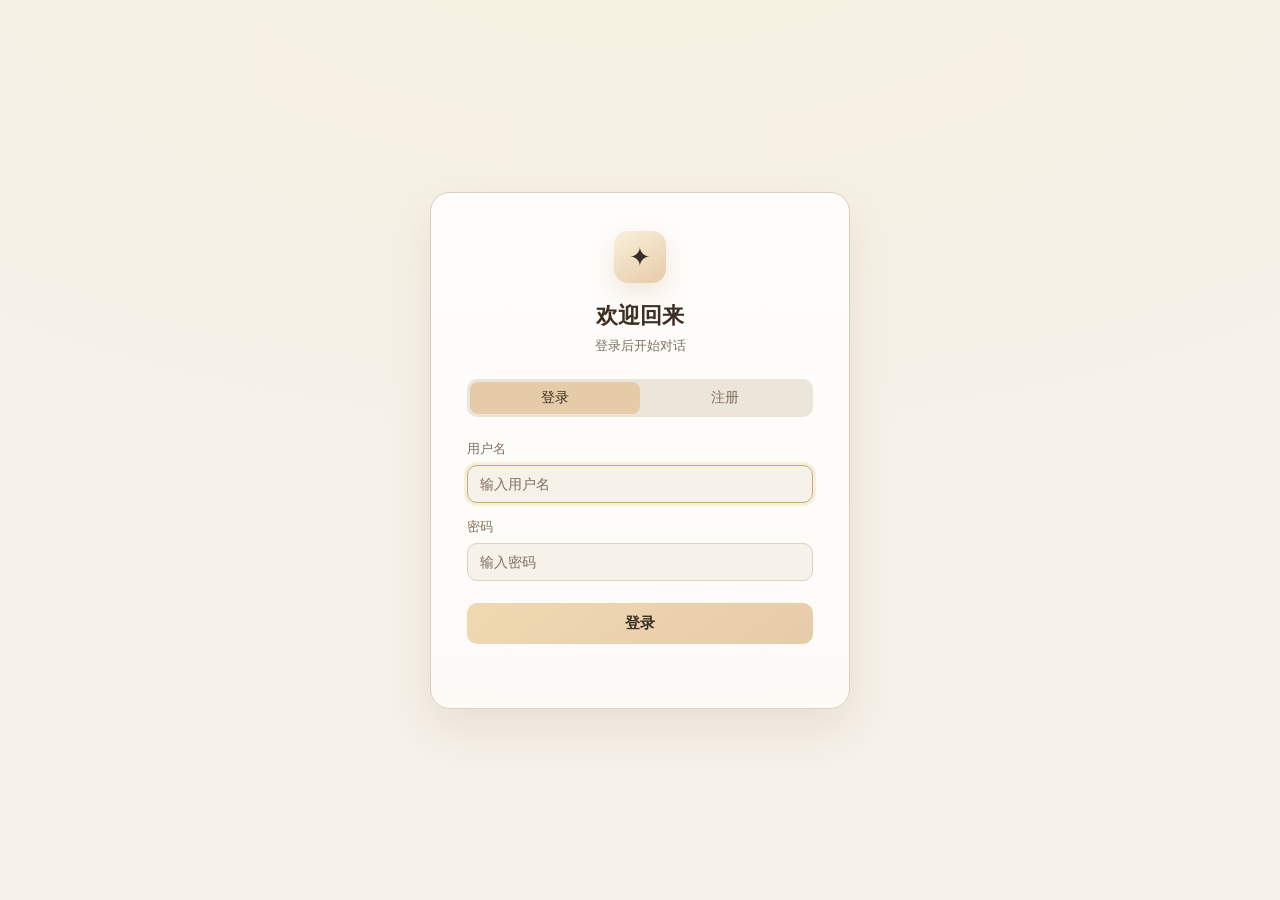
<file: static/index.html>
<!DOCTYPE html>
<html lang="zh-CN">
<head>
    <meta charset="UTF-8">
    <meta name="viewport" content="width=device-width, initial-scale=1, viewport-fit=cover, interactive-widget=resizes-content">
    <meta name="theme-color" content="#f3ead9">
    <meta name="description" content="小满，一个会记得你的 AI 伙伴">
    <title>小满 · 记得你的 AI 伙伴</title>

    <!-- 样式加载顺序：控件 → 组件 → 骨架。
         layout.css 必须放最后，因为断点写在里面，要靠「后加载」压过组件自己的基础样式。 -->
    <link rel="stylesheet" href="/static/css/base.css">
    <link rel="stylesheet" href="/static/css/chat.css">
    <link rel="stylesheet" href="/static/css/layout.css">
</head>
<body>

    <!-- 登录 / 注册 -->
    <section id="auth-view">
        <div class="auth-card">
            <div class="auth-logo">✦</div>
            <h2 id="auth-title">欢迎回来</h2>
            <p class="auth-sub" id="auth-sub">登录后开始对话</p>

            <div class="auth-tabs">
                <button id="tab-login" class="active" type="button">登录</button>
                <button id="tab-register" type="button">注册</button>
            </div>

            <div class="field">
                <label for="auth-username">用户名</label>
                <input id="auth-username" type="text" placeholder="输入用户名" autocomplete="username">
            </div>
            <div class="field">
                <label for="auth-password">密码</label>
                <input id="auth-password" type="password" placeholder="输入密码" autocomplete="current-password">
            </div>
            <div class="field" id="confirm-field" hidden>
                <label for="auth-confirm">确认密码</label>
                <input id="auth-confirm" type="password" placeholder="再次输入密码" autocomplete="new-password">
            </div>

            <button class="auth-btn" id="auth-submit" type="button">登录</button>
            <p class="auth-msg" id="auth-msg"></p>
        </div>
    </section>

    <!-- 应用主体：登录成功后显示 -->
    <div id="app" hidden>
        <main>
            <header>
                <div class="brand">
                    <div class="brand-mark" aria-hidden="true">✦</div>
                    <div class="brand-text">
                        <h1 id="chat-title">小满</h1>
                        <span class="brand-sub"><i class="live-dot"></i>记得你们聊过的事</span>
                    </div>
                </div>
                <span class="spacer"></span>
                <div class="user-wrap">
                    <button class="user-cell" id="user-menu-btn" type="button">
                        <span class="user-name" id="user-name">用户</span>
                        <span class="user-dots" aria-hidden="true"><i></i><i></i><i></i></span>
                    </button>
                    <div class="user-menu" id="user-menu" hidden>
                        <button class="user-menu-item" id="menu-brain" type="button">记忆大脑</button>
                        <button class="user-menu-item" id="menu-config" type="button">设置</button>
                        <button class="user-menu-item" id="menu-logout" type="button">退出登录</button>
                    </div>
                </div>
            </header>

            <!-- 消息区：欢迎页 与 消息列表 二选一 -->
            <div id="output">
                <section id="welcome" class="welcome">
                    <div class="logo">✦</div>
                    <h2>我在呢</h2>
                    <p>随便聊点什么，你说过的事我会记着</p>
                    <div class="suggestions">
                        <button class="suggestion" data-prompt="今天有点累，想找人说说话">今天有点累</button>
                        <button class="suggestion" data-prompt="跟你说件开心的事">跟你说件开心的事</button>
                        <button class="suggestion" data-prompt="你还记得我上次跟你说过什么吗？">你还记得我上次说的吗</button>
                    </div>
                </section>

                <div id="messages" class="messages" hidden></div>
            </div>

            <div class="composer">
                <div class="composer-inner">
                    <textarea id="msg" rows="1" placeholder="输入消息，回车发送…" autocomplete="off"></textarea>
                    <div class="composer-bar">
                        <span class="hint">Enter 发送 · Shift + Enter 换行</span>
                        <span class="spacer"></span>
                        <span class="chip model-chip">DeepSeek</span>
                        <button class="chip chip-btn" id="api-key-chip" type="button" title="配置 API Key">API Key</button>
                        <button id="send" disabled title="发送">
                            <svg viewBox="0 0 24 24" fill="none" stroke="currentColor" stroke-width="2.2" stroke-linecap="round" stroke-linejoin="round"><path d="M12 19V5M5.5 11.5L12 5l6.5 6.5"/></svg>
                        </button>
                    </div>
                </div>
            </div>
        </main>
    </div>

    <!-- API Key 配置弹窗 -->
    <div class="modal-overlay" id="api-key-modal" hidden>
        <div class="modal-card">
            <h3 class="modal-title">API Key 配置</h3>
            <p class="modal-desc">填写你的 DeepSeek API Key，保存后对话将使用该 Key 调用模型，不占用每日免费额度。未配置时使用服务端默认配置，每天有额度限制。</p>
            <div class="field">
                <label for="api-key-input">API Key</label>
                <input id="api-key-input" type="password" placeholder="sk-..." autocomplete="off" spellcheck="false">
            </div>
            <p class="modal-status" id="api-key-status"></p>
            <div class="modal-actions">
                <button class="btn btn-ghost btn-test" id="api-key-test" type="button">测试</button>
                <button class="btn btn-ghost" id="api-key-cancel" type="button">取消</button>
                <button class="btn btn-primary" id="api-key-save" type="button">保存</button>
            </div>
        </div>
    </div>

    <!-- 唯一入口：内部按 state → api → ui → chat 的顺序依赖 -->
    <script type="module" src="/static/js/main.js"></script>
</body>
</html>
</file>
<file: static/css/base.css>
/* =========================================================
   base.css — 主题令牌、全局重置与通用控件
   只放与页面结构无关的样式：配色变量、盒模型、按钮、输入框、弹窗、登录卡片。
   页面骨架见 layout.css，聊天组件见 chat.css。
   ========================================================= */

/* ---------- 暖色主题令牌：要改配色只改这里 ---------- */
:root {
    --bg: hsl(38, 44%, 94%);           /* 页面底色：米黄 */
    --bg-deep: hsl(34, 38%, 90%);      /* 底部渐变收口 */
    --panel: hsl(35, 34%, 89%);        /* 次级面板 */
    --line: hsl(34, 26%, 81%);         /* 描边 */
    --txt: hsl(24, 26%, 19%);          /* 正文 */
    --sub: hsl(28, 14%, 44%);          /* 次要文字 */
    --accent: hsl(34, 55%, 78%);       /* 暖沙金，主强调色 */
    --accent-deep: hsl(24, 42%, 48%);  /* 陶土棕，重强调 */
    --hover: hsl(35, 36%, 85%);        /* 悬停底色 */
    --field: hsl(40, 62%, 98%);        /* 输入框 / 卡片底色 */
    --shadow: 0 18px 44px hsla(30, 30%, 42%, 0.13);
    --ring: 0 0 0 4px hsla(34, 55%, 70%, 0.22);  /* 聚焦光晕 */
}

/* ---------- 全局重置 ---------- */
* { box-sizing: border-box; margin: 0; padding: 0; }

html, body { height: 100%; }

/* [hidden] 必须压过任何更具体的 display 规则，否则切换视图会失灵 */
[hidden] { display: none !important; }

/* 支持动态视口的浏览器用 dvh，避免手机地址栏收起时底部被裁掉 */
@supports (height: 100dvh) {
    html, body { height: 100dvh; }
}

body {
    font-family: "PingFang SC", "Microsoft YaHei", "Segoe UI", system-ui, sans-serif;
    background:
        radial-gradient(1200px 620px at 50% -16%, hsl(40, 60%, 97%), transparent 68%),
        linear-gradient(180deg, var(--bg) 0%, var(--bg-deep) 100%);
    color: var(--txt);
    height: 100vh;
    display: flex;
    overflow: hidden;
    user-select: none;              /* 默认不选中文本，气泡和输入框再单独放开 */
    -webkit-font-smoothing: antialiased;
}

/* ---------- 通用表单 ---------- */

/* 一行标签 + 输入框的最小组合，登录卡片和弹窗共用 */
.field { margin-bottom: 16px; }

.field label {
    display: block;
    font-size: 12.5px;
    color: var(--sub);
    margin-bottom: 7px;
}

.field input {
    width: 100%;
    border: 1px solid var(--line);
    background: var(--bg);
    color: var(--txt);
    font-family: inherit;
    font-size: 14px;
    padding: 10px 12px;
    border-radius: 10px;
    outline: none;
    user-select: text;
    transition: border-color .3s ease, box-shadow .3s ease;
}

.field input::placeholder { color: var(--sub); }

.field input:focus {
    border-color: hsl(45, 40%, 60%);
    box-shadow: 0 0 0 3px hsla(48, 50%, 70%, 0.25);
}

/* ---------- 通用按钮（弹窗里用得到） ---------- */
.btn {
    padding: 8px 16px;
    border: 1px solid var(--line);
    border-radius: 10px;
    font-family: inherit;
    font-size: 13.5px;
    cursor: pointer;
    transition: filter .3s ease, background-color .3s ease, color .3s ease;
}

.btn-primary {
    background: var(--accent);
    color: hsl(30, 20%, 18%);
    border-color: transparent;
}
.btn-primary:hover { filter: brightness(1.05); }

.btn-ghost { background: transparent; color: var(--sub); }
.btn-ghost:hover { background: var(--hover); color: var(--txt); }

.btn:disabled { opacity: .6; cursor: not-allowed; filter: none; }

/* 「测试」按钮靠左，取消/保存留在右侧 */
.btn-test { margin-right: auto; }

/* ---------- 弹窗（API Key 配置） ---------- */
.modal-overlay {
    position: fixed;
    inset: 0;
    z-index: 100;
    display: flex;
    align-items: center;
    justify-content: center;
    padding: 24px;
    background: hsla(35, 25%, 18%, 0.35);
    animation: fade-in .25s ease;
}

/* 遮罩淡入 */
@keyframes fade-in {
    from { opacity: 0; }
    to { opacity: 1; }
}

.modal-card {
    width: 100%;
    max-width: 400px;
    background: var(--field);
    border: 1px solid var(--line);
    border-radius: 16px;
    padding: 24px;
    box-shadow: 0 20px 50px hsla(40, 30%, 40%, 0.25);
    animation: menu-in .25s cubic-bezier(.2,.7,.3,1);  /* 复用 layout.css 的入场动画 */
}

.modal-title {
    font-size: 16px;
    font-weight: 600;
    margin: 0 0 4px;
}

.modal-desc {
    font-size: 12.5px;
    color: var(--sub);
    line-height: 1.6;
    margin: 0 0 18px;
}

.modal-actions {
    display: flex;
    justify-content: flex-end;
    gap: 10px;
    margin-top: 18px;
}

/* 弹窗内的状态提示，默认无内容，靠 ok / err 改颜色 */
.modal-status {
    min-height: 16px;
    font-size: 12.5px;
    margin: 0 0 4px;
}
.modal-status.ok { color: hsl(120, 30%, 38%); }
.modal-status.err { color: hsl(10, 42%, 52%); }

/* ---------- 登录卡片 ---------- */
.auth-card {
    width: 100%;
    max-width: 380px;
    background: linear-gradient(180deg, hsl(40, 66%, 99%), var(--field));
    border: 1px solid var(--line);
    border-radius: 20px;
    padding: 32px 30px 28px;
    box-shadow: var(--shadow);
}

.auth-logo {
    width: 52px;
    height: 52px;
    border-radius: 14px;
    background: linear-gradient(150deg, hsl(42, 74%, 92%), var(--accent));
    color: hsl(30, 20%, 18%);
    font-size: 26px;
    line-height: 52px;
    text-align: center;
    margin: 0 auto 18px;
    box-shadow: 0 10px 24px hsla(30, 42%, 50%, 0.18);
}

.auth-card h2 {
    font-size: 22px;
    font-weight: 600;
    text-align: center;
    margin: 0 0 6px;
}

.auth-sub {
    text-align: center;
    font-size: 13px;
    color: var(--sub);
    margin: 0 0 24px;
}

/* 登录 / 注册切换：一个滑块式的双按钮 */
.auth-tabs {
    display: flex;
    background: var(--panel);
    border-radius: 10px;
    padding: 3px;
    margin-bottom: 24px;
}

.auth-tabs button {
    flex: 1;
    border: none;
    background: transparent;
    color: var(--sub);
    font-family: inherit;
    font-size: 13.5px;
    padding: 7px 0;
    border-radius: 8px;
    cursor: pointer;
    transition: background-color .35s ease, color .35s ease;
}

.auth-tabs button.active {
    background: var(--accent);
    color: hsl(30, 20%, 18%);
}

.auth-btn {
    width: 100%;
    border: none;
    border-radius: 10px;
    background: linear-gradient(145deg, hsl(38, 68%, 82%), var(--accent));
    color: hsl(30, 20%, 18%);
    font-family: inherit;
    font-size: 14.5px;
    font-weight: 600;
    padding: 11px 0;
    cursor: pointer;
    margin-top: 6px;
    transition: transform .2s ease, filter .25s ease, box-shadow .25s ease;
}

.auth-btn:hover:not(:disabled) {
    transform: translateY(-1px);
    box-shadow: 0 10px 22px hsla(30, 40%, 50%, 0.2);
}

.auth-btn:disabled { opacity: .6; cursor: not-allowed; filter: none; }

/* 登录失败时的红字提示，留出高度避免卡片跳动 */
.auth-msg {
    min-height: 18px;
    font-size: 12.5px;
    color: hsl(10, 42%, 52%);
    text-align: center;
    margin-top: 14px;
}
</file>
<file: static/css/chat.css>
/* =========================================================
   chat.css — 聊天区组件
   负责「消息长什么样、动起来什么样」：气泡、打字动画、示例问题、
   输入框本身、发送按钮、工具栏小胶囊。
   容器尺寸与断点见 layout.css。
   ========================================================= */

/* ---------- 消息列表 ---------- */
.messages {
    max-width: 760px;
    margin: 0 auto;
    padding: 30px 22px 12px;
    display: flex;
    flex-direction: column;
    gap: 18px;
}

/* 单条消息气泡：用户靠右、AI 靠左，靠 .user / .ai 决定对齐和配色 */
.msg {
    max-width: 74%;
    padding: 12px 16px;
    border-radius: 18px;
    font-size: 14.5px;
    line-height: 1.72;
    white-space: pre-wrap;      /* 保留换行，AI 回复里的空行不会被压掉 */
    word-break: break-word;
    user-select: text;          /* 允许复制聊天内容 */
    box-shadow: 0 2px 10px hsla(30, 30%, 50%, 0.06);
    animation: msg-in .34s cubic-bezier(.2,.7,.3,1);
}

/* 新气泡从下方轻微上浮 + 放大，避免突兀出现 */
@keyframes msg-in {
    from { opacity: 0; transform: translateY(7px) scale(.99); }
    to { opacity: 1; transform: translateY(0) scale(1); }
}

.msg.user {
    align-self: flex-end;
    background: linear-gradient(150deg, hsl(38, 66%, 84%), var(--accent));
    color: hsl(30, 20%, 18%);
    border-bottom-right-radius: 6px;   /* 靠近自己的一角收窄，像微信气泡 */
    box-shadow: 0 8px 20px hsla(30, 40%, 52%, 0.16);
}

.msg.ai {
    align-self: flex-start;
    background: var(--field);
    border: 1px solid var(--line);
    border-bottom-left-radius: 6px;
}

/* ---------- 等待回复时的三点流动动画 ---------- */
.msg.typing .dots {
    display: inline-flex;
    gap: 4px;
    align-items: center;
    height: 1.5em;
    vertical-align: middle;
}

.msg.typing .dots span {
    width: 6px;
    height: 6px;
    border-radius: 50%;
    background: var(--sub);
    animation: typing-flow 1.2s infinite ease-in-out;
}

/* 三个点错开 0.2s，形成依次亮起的效果 */
.msg.typing .dots span:nth-child(2) { animation-delay: 0.2s; }
.msg.typing .dots span:nth-child(3) { animation-delay: 0.4s; }

@keyframes typing-flow {
    0%, 60%, 100% { opacity: 0.25; transform: scale(0.75); }
    30% { opacity: 1; transform: scale(1.3); background: var(--accent); }
}

/* ---------- 欢迎页的示例问题 ---------- */
.suggestion {
    padding: 9px 18px;
    font-size: 13px;
    color: var(--txt);
    background: var(--field);
    border: 1px solid var(--line);
    border-radius: 999px;
    cursor: pointer;
    font-family: inherit;
    transition: transform .25s cubic-bezier(.2,.7,.3,1),
                background-color .3s ease,
                box-shadow .3s ease;
}

.suggestion:hover {
    background: var(--field);
    transform: translateY(-2px);
    box-shadow: 0 8px 18px hsla(30, 35%, 50%, 0.14);
}

/* ---------- 输入框本体 ---------- */
#msg {
    width: 100%;
    border: none;
    outline: none;
    resize: none;
    background: transparent;
    color: var(--txt);
    font-family: inherit;
    font-size: 14px;
    line-height: 1.5;
    max-height: 200px;          /* 超过后由 js/ui.js 的 autoGrow() 限制高度并滚动 */
    user-select: text;
}

#msg::placeholder { color: var(--sub); }

/* ---------- 工具栏：提示文字、模型标签、API Key 入口 ---------- */
.hint { font-size: 11.5px; color: var(--sub); opacity: .85; }
.model-chip { opacity: .75; }

.chip {
    font-size: 12px;
    color: var(--sub);
    border: 1px solid var(--line);
    border-radius: 999px;
    padding: 4px 10px;
    white-space: nowrap;
}

.chip-btn {
    font-family: inherit;
    cursor: pointer;
    background: transparent;
    transition: background-color .3s ease, color .3s ease;
}
.chip-btn:hover { background: var(--hover); color: var(--txt); }

/* 已经配置过 API Key 时，按钮末尾亮一个小黄点 */
.chip-btn.configured::after {
    content: "";
    display: inline-block;
    width: 6px;
    height: 6px;
    margin-left: 6px;
    border-radius: 50%;
    background: hsl(48, 55%, 50%);
    vertical-align: middle;
}

/* ---------- 发送按钮 ---------- */
#send {
    width: 34px;
    height: 34px;
    flex: none;
    display: grid;
    place-items: center;
    border: none;
    border-radius: 50%;
    background: linear-gradient(145deg, hsl(38, 68%, 82%), var(--accent));
    color: hsl(30, 20%, 18%);
    cursor: pointer;
    transition: transform .22s cubic-bezier(.2,.7,.3,1),
                filter .25s ease,
                box-shadow .25s ease;
}

#send svg { width: 16px; height: 16px; }

#send:not(:disabled):hover {
    transform: translateY(-1px);
    filter: brightness(1.03);
    box-shadow: 0 7px 16px hsla(30, 40%, 50%, 0.22);
}

/* 输入框为空时按钮变浅灰，明确表示不能发 */
#send:disabled {
    background: hsl(48, 25%, 80%);
    color: var(--sub);
    cursor: not-allowed;
    filter: none;
}
</file>
<file: static/css/layout.css>
/* =========================================================
   layout.css — 页面骨架、顶部栏与响应式
   负责「东西摆在哪」：应用外壳、登录页容器、顶部栏、用户菜单、欢迎页、
   消息区与输入区的外框，以及全部断点（720 / 1024）和低动效偏好。
   组件自己的样子（气泡、按钮）在 chat.css / base.css。

   注意：本文件在 index.html 里最后加载。
   因为断点里要覆盖 .msg / .messages / .hint 这些写在 chat.css 的基础样式，
   同优先级下只有「后加载」才压得住，调整引用顺序要连带检查这里。
   ========================================================= */

/* ---------- 应用外壳 ---------- */
#app {
    display: flex;
    flex: 1;
    min-width: 0;
    /* --kb 是手机键盘高度，由 js/ui.js 的 syncViewport() 实时写入；
       加 transition 让输入区平滑上移，而不是瞬间弹跳 */
    padding-bottom: var(--kb, 0px);
    transition: padding-bottom .22s cubic-bezier(.2,.7,.3,1);
}

/* 登录页铺满视口并让卡片居中 */
#auth-view {
    flex: 1;
    min-width: 0;
    display: flex;
    align-items: center;
    justify-content: center;
    padding: 24px;
    background:
        radial-gradient(1100px 560px at 50% -12%, hsl(48, 55%, 92%), transparent),
        var(--bg);
}

/* ---------- 顶部栏：品牌 + 用户菜单（项目已取消左侧会话列表） ---------- */
header {
    height: 64px;
    padding: 0 26px;
    display: flex;
    align-items: center;
    background: hsla(40, 62%, 98%, 0.72);
    backdrop-filter: blur(14px);
    -webkit-backdrop-filter: blur(14px);
    border-bottom: 1px solid var(--line);
    position: relative;
    z-index: 10;
}

.brand { display: flex; align-items: center; gap: 12px; min-width: 0; }

.brand-mark {
    width: 34px; height: 34px;
    flex: none;
    display: grid; place-items: center;
    border-radius: 11px;
    background: linear-gradient(145deg, hsl(40, 70%, 90%), var(--accent));
    color: hsl(24, 38%, 30%);
    font-size: 17px;
    box-shadow: 0 6px 16px hsla(30, 40%, 50%, 0.18);
}

.brand-text { display: flex; flex-direction: column; gap: 2px; min-width: 0; }
.brand-text h1 { font-size: 15px; font-weight: 600; letter-spacing: .2px; }

.brand-sub {
    display: inline-flex; align-items: center; gap: 6px;
    font-size: 11.5px; color: var(--sub);
}

/* 副标题前的绿色小点，暗示「她还醒着」 */
.live-dot {
    width: 6px; height: 6px; border-radius: 50%;
    background: hsl(140, 34%, 52%);
    box-shadow: 0 0 0 0 hsla(140, 34%, 52%, 0.45);
    animation: live-pulse 2.6s ease-in-out infinite;
}

/* 小绿点向外扩散的呼吸光晕 */
@keyframes live-pulse {
    0%, 100% { box-shadow: 0 0 0 0 hsla(140, 34%, 52%, 0.4); }
    50% { box-shadow: 0 0 0 5px hsla(140, 34%, 52%, 0); }
}

/* ---------- 右上角用户菜单 ---------- */
.user-wrap { position: relative; flex: none; }

.user-cell {
    display: flex;
    align-items: center;
    gap: 8px;
    padding: 7px 12px;
    border: 1px solid transparent;
    border-radius: 999px;
    background: transparent;
    color: var(--sub);
    font-family: inherit;
    font-size: 13px;
    cursor: pointer;
    transition: background-color .35s ease, color .35s ease, border-color .35s ease;
}
.user-cell:hover { background: var(--hover); color: var(--txt); border-color: var(--line); }

.user-name {
    flex: 1;
    min-width: 0;
    max-width: 160px;
    overflow: hidden;
    text-overflow: ellipsis;
    white-space: nowrap;
    text-align: left;
}

/* 用户名右侧的三个点，暗示这里可以点开 */
.user-dots {
    flex: none;
    display: inline-flex;
    gap: 2.5px;
    align-items: center;
}
.user-dots i {
    width: 3.5px;
    height: 3.5px;
    border-radius: 50%;
    background: currentColor;
}

.user-menu {
    position: absolute;
    top: calc(100% + 8px);
    right: 0;
    min-width: 168px;
    background: var(--field);
    border: 1px solid var(--line);
    border-radius: 12px;
    padding: 6px;
    box-shadow: var(--shadow);
    z-index: 20;
    animation: menu-in .22s cubic-bezier(.2,.7,.3,1);
}

/* 菜单与弹窗共用的入场位移（base.css 的 .modal-card 也引用它） */
@keyframes menu-in {
    from { opacity: 0; transform: translateY(6px); }
    to { opacity: 1; transform: translateY(0); }
}

.user-menu-item {
    width: 100%;
    display: flex;
    align-items: center;
    gap: 8px;
    padding: 8px 10px;
    border: none;
    border-radius: 8px;
    background: transparent;
    color: var(--sub);
    font-family: inherit;
    font-size: 13px;
    text-align: left;
    cursor: pointer;
    transition: background-color .3s ease, color .3s ease;
}
.user-menu-item:hover { background: var(--hover); color: var(--txt); }

/* ---------- 主区域 ---------- */
main {
    flex: 1;
    display: flex;
    flex-direction: column;
    min-width: 0;
}

/* 消息滚动容器：欢迎页和消息列表都在里面二选一 */
#output {
    flex: 1;
    min-height: 0;
    overflow-y: auto;
    overscroll-behavior-y: contain;   /* 到底后不再带着整页滚动 */
}

/* 暖色细滚动条（只写 webkit 规则，别和 scrollbar-width 混用） */
#output::-webkit-scrollbar { width: 8px; }
#output::-webkit-scrollbar-track { background: transparent; }
#output::-webkit-scrollbar-thumb {
    background: hsla(34, 28%, 74%, 0.65);
    border-radius: 999px;
    border: 2px solid transparent;
    background-clip: content-box;
}
#output::-webkit-scrollbar-thumb:hover { background-color: hsla(32, 34%, 62%, 0.85); }

/* ---------- 欢迎页（还没有历史消息时） ---------- */
.welcome {
    height: 100%;
    display: flex;
    flex-direction: column;
    align-items: center;
    justify-content: center;
    text-align: center;
    padding: 24px;
}

.welcome .logo {
    width: 64px; height: 64px;
    border-radius: 20px;
    font-size: 30px;
    line-height: 64px;
    background: linear-gradient(150deg, hsl(42, 74%, 92%), var(--accent));
    box-shadow: 0 14px 34px hsla(30, 42%, 50%, 0.2);
    margin-bottom: 18px;
    animation: float-soft 5.5s ease-in-out infinite;
}

/* 顶部图标缓慢上下浮动 */
@keyframes float-soft {
    0%, 100% { transform: translateY(0); }
    50% { transform: translateY(-5px); }
}

.welcome h2 {
    font-family: "Songti SC", "Noto Serif SC", "PingFang SC", serif;
    font-size: 27px;
    letter-spacing: .5px;
    font-weight: 600;
    margin: 0 0 8px;
}

.welcome p {
    margin: 0;
    font-size: 14px;
    color: var(--sub);
}

.suggestions {
    display: flex;
    flex-wrap: wrap;
    gap: 8px;
    justify-content: center;
    margin-top: 22px;
    max-width: 520px;
}

/* ---------- 输入区外框 ---------- */
.composer { padding: 8px 24px 20px; }

.composer-inner {
    max-width: 760px;
    margin: 0 auto;
    background: var(--field);
    border: 1px solid var(--line);
    border-radius: 20px;
    padding: 13px 16px 9px;
    box-shadow: 0 10px 30px hsla(30, 30%, 50%, 0.08);
    transition: border-color .3s ease, box-shadow .3s ease;
}

/* 输入框获得焦点时整块卡片一起亮起 */
.composer-inner:focus-within {
    border-color: hsl(34, 45%, 68%);
    box-shadow: var(--ring), 0 10px 30px hsla(30, 30%, 50%, 0.1);
}

.composer-bar {
    display: flex;
    align-items: center;
    gap: 8px;
    margin-top: 8px;
}

.spacer { flex: 1; }

/* =========================================================
   响应式：所有断点集中在这里，改宽度阈值不用翻其他文件
   ========================================================= */

/* 手机端：压缩顶部栏、放大气泡占比、适配安全区 */
@media (max-width: 720px) {
    header { height: 58px; padding: 0 14px; }
    .brand { gap: 9px; }
    .brand-mark { width: 30px; height: 30px; border-radius: 9px; font-size: 15px; }
    .brand-sub { display: none; }
    .user-cell { padding: 6px 9px; }
    .user-name { max-width: 76px; }

    .messages { padding: 18px 14px 8px; gap: 14px; }
    .msg { max-width: 86%; font-size: 14px; }

    .composer { padding: 6px 12px calc(12px + env(safe-area-inset-bottom)); }
    .composer-inner { border-radius: 18px; padding: 11px 12px 8px; }
    .hint, .model-chip { display: none; }

    .welcome h2 { font-size: 23px; }
    .welcome .logo { width: 56px; height: 56px; line-height: 56px; font-size: 26px; }
    .suggestions { max-width: 100%; }
    .suggestion { font-size: 12.5px; padding: 8px 14px; }

    .auth-card { padding: 28px 22px 24px; border-radius: 18px; }
}

/* 桌面端：把内容区和字号一起放大，避免像被拉宽的手机页 */
@media (min-width: 1024px) {
    header { height: 70px; padding: 0 40px; }
    .brand-mark { width: 38px; height: 38px; border-radius: 12px; font-size: 18px; }
    .brand-text h1 { font-size: 16px; }
    .brand-sub { font-size: 12px; }

    .messages { max-width: 880px; padding: 42px 32px 18px; gap: 20px; }
    .msg { max-width: 68%; font-size: 15px; padding: 13px 18px; }

    .composer { padding: 10px 32px 26px; }
    .composer-inner { max-width: 880px; padding: 15px 18px 10px; }
    #msg { font-size: 15px; }

    .welcome h2 { font-size: 32px; }
    .welcome p { font-size: 15px; }
    .welcome .logo { width: 72px; height: 72px; line-height: 72px; font-size: 34px; }

    .auth-card { max-width: 420px; padding: 38px 36px 32px; }
}

/* 用户在系统里关掉动画时，所有过渡几乎立即完成 */
@media (prefers-reduced-motion: reduce) {
    *, *::before, *::after {
        animation-duration: .001ms !important;
        animation-iteration-count: 1 !important;
        transition-duration: .001ms !important;
    }
}
</file>
